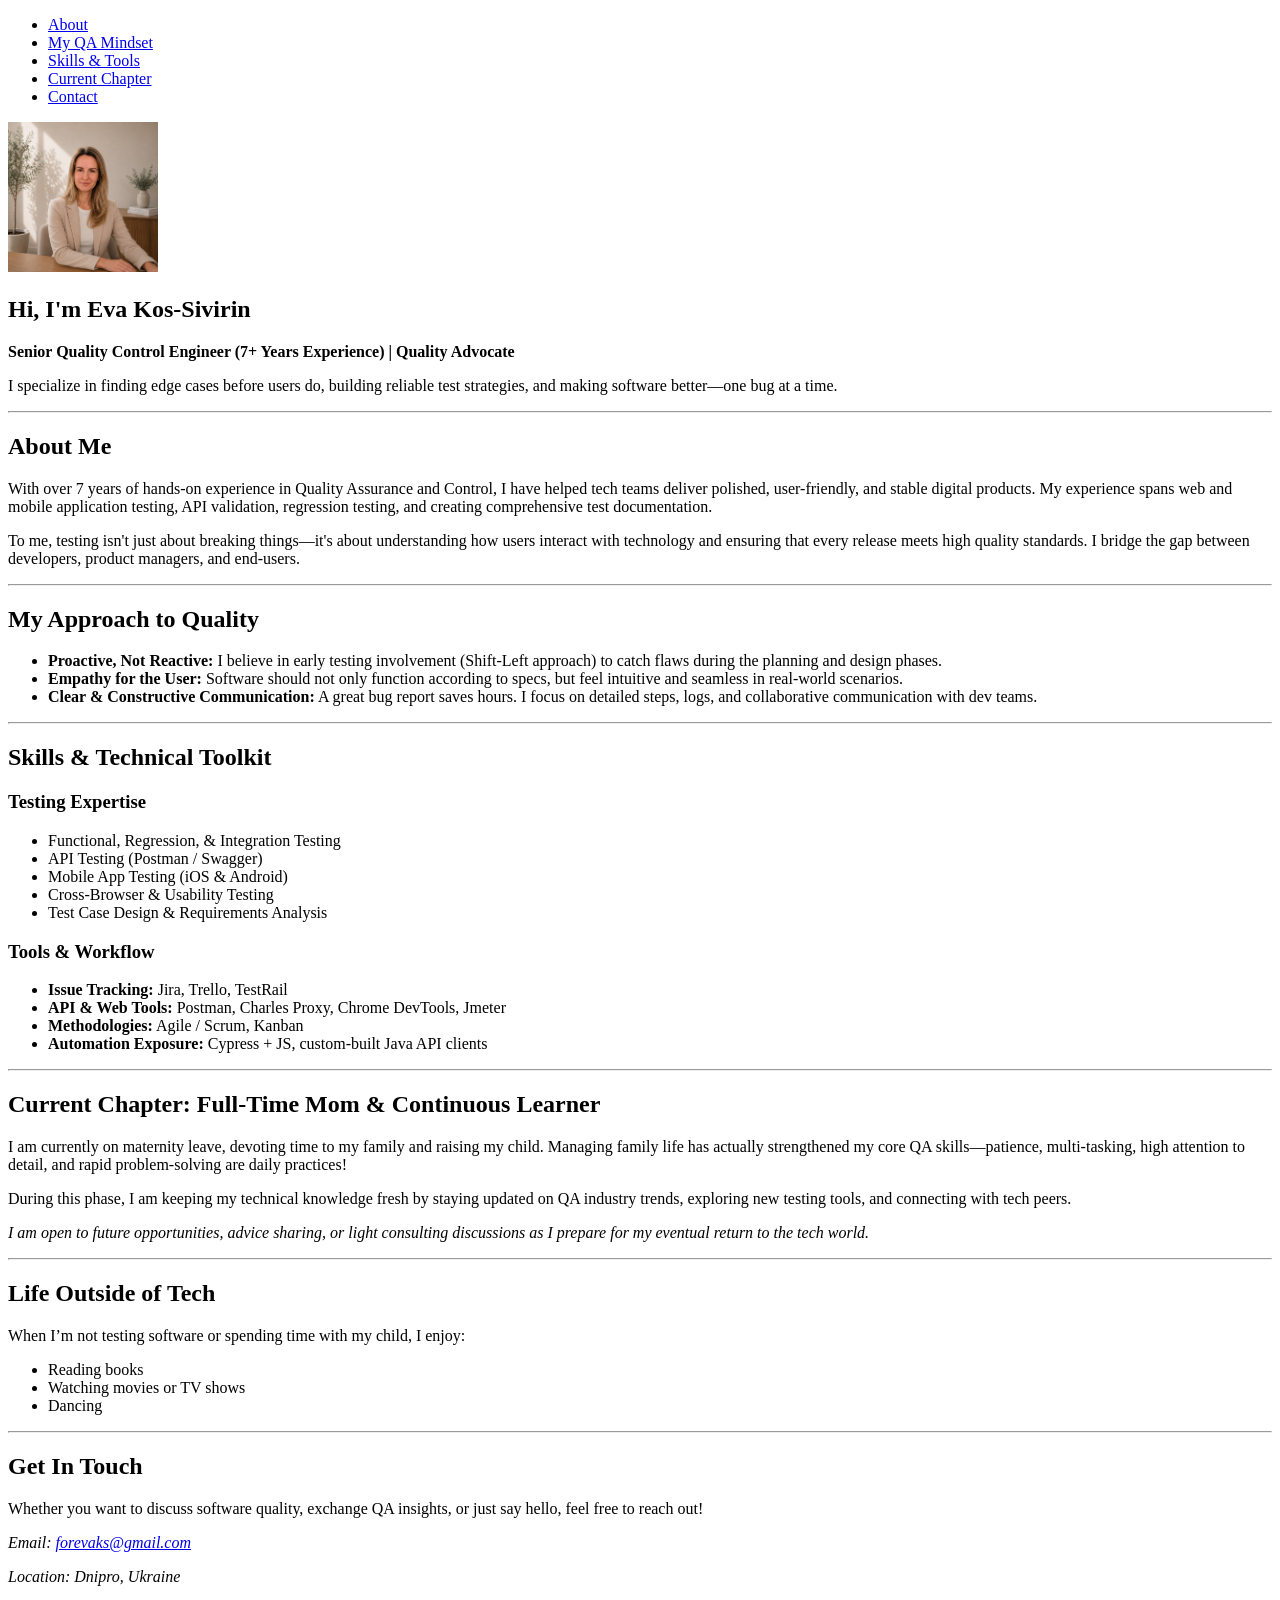
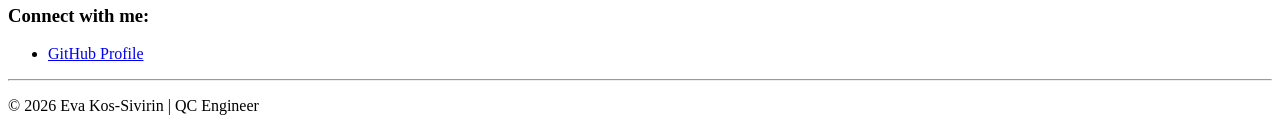
<file: index.html>
<!DOCTYPE html>
<html lang="en">
<head>
    <meta charset="UTF-8">
    <meta name="viewport" content="width=device-width, initial-scale=1.0">
    <title>About Me | Eva Kos-Sivirin - QC Engineer</title>
</head>
<body>

    <!-- Header Navigation -->
    <header>
        <nav>
            <ul>
                <li><a href="#about">About</a></li>
                <li><a href="#qa-mindset">My QA Mindset</a></li>
                <li><a href="#skills">Skills & Tools</a></li>
                <li><a href="#current-chapter">Current Chapter</a></li>
                <li><a href="#contact">Contact</a></li>
            </ul>
        </nav>
    </header>

    <main>
        <!-- Hero Section -->
        <section id="hero">
            <header>
                <img src="photo_ekossivirin.jpeg" alt="Photo of Eva Kos-Sivirin" width="150" height="150">
                <h1>Hi, I'm Eva Kos-Sivirin</h1>
                <p><strong>Senior Quality Control Engineer (7+ Years Experience) | Quality Advocate</strong></p>
            </header>
            <p>I specialize in finding edge cases before users do, building reliable test strategies, and making software better—one bug at a time.</p>
        </section>

        <hr>

        <!-- About & Career Narrative -->
        <section id="about">
            <h2>About Me</h2>
            <p>
                With over 7 years of hands-on experience in Quality Assurance and Control, I have helped tech teams deliver polished, user-friendly, and stable digital products. My experience spans web and mobile application testing, API validation, regression testing, and creating comprehensive test documentation.
            </p>
            <p>
                To me, testing isn't just about breaking things—it's about understanding how users interact with technology and ensuring that every release meets high quality standards. I bridge the gap between developers, product managers, and end-users.
            </p>
        </section>

        <hr>

        <!-- My QA Philosophy / Mindset -->
        <section id="qa-mindset">
            <h2>My Approach to Quality</h2>
            <ul>
                <li><strong>Proactive, Not Reactive:</strong> I believe in early testing involvement (Shift-Left approach) to catch flaws during the planning and design phases.</li>
                <li><strong>Empathy for the User:</strong> Software should not only function according to specs, but feel intuitive and seamless in real-world scenarios.</li>
                <li><strong>Clear & Constructive Communication:</strong> A great bug report saves hours. I focus on detailed steps, logs, and collaborative communication with dev teams.</li>
            </ul>
        </section>

        <hr>

        <!-- Skills & QC Toolkit -->
        <section id="skills">
            <h2>Skills & Technical Toolkit</h2>
            
            <h3>Testing Expertise</h3>
            <ul>
                <li>Functional, Regression, & Integration Testing</li>
                <li>API Testing (Postman / Swagger)</li>
                <li>Mobile App Testing (iOS & Android)</li>
                <li>Cross-Browser & Usability Testing</li>
                <li>Test Case Design & Requirements Analysis</li>
            </ul>

            <h3>Tools & Workflow</h3>
            <ul>
                <li><strong>Issue Tracking:</strong> Jira, Trello, TestRail</li>
                <li><strong>API & Web Tools:</strong> Postman, Charles Proxy, Chrome DevTools, Jmeter</li>
                <li><strong>Methodologies:</strong> Agile / Scrum, Kanban</li>
                <li><strong>Automation Exposure:</strong> Cypress + JS, custom-built Java API clients</li>
            </ul>
        </section>

        <hr>

        <!-- Current Chapter: Maternity & Professional Growth -->
        <section id="current-chapter">
            <h2>Current Chapter: Full-Time Mom & Continuous Learner</h2>
            <p>
                I am currently on maternity leave, devoting time to my family and raising my child. Managing family life has actually strengthened my core QA skills—patience, multi-tasking, high attention to detail, and rapid problem-solving are daily practices!
            </p>
            <p>
                During this phase, I am keeping my technical knowledge fresh by staying updated on QA industry trends, exploring new testing tools, and connecting with tech peers.
            </p>
            <p>
                <em>I am open to future opportunities, advice sharing, or light consulting discussions as I prepare for my eventual return to the tech world.</em>
            </p>
        </section>

        <hr>

        <!-- Personal Interests -->
        <section id="personal">
            <h2>Life Outside of Tech</h2>
            <p>When I’m not testing software or spending time with my child, I enjoy:</p>
            <ul>
                <li>Reading books</li>
                <li>Watching movies or TV shows</li>
                <li>Dancing</li>
            </ul>
        </section>

        <hr>

        <!-- Contact Section -->
        <section id="contact">
            <h2>Get In Touch</h2>
            <p>Whether you want to discuss software quality, exchange QA insights, or just say hello, feel free to reach out!</p>
            
            <address>
                <p>Email: <a href="mailto:forevaks@gmail.com">forevaks@gmail.com</a></p>
                <p>Location: Dnipro, Ukraine</p>
            </address>

            <h3>Connect with me:</h3>
            <ul>
                <li><a href="https://github.com/ekossivirin" target="_blank" rel="noopener noreferrer">GitHub Profile</a></li>
            </ul>
        </section>
    </main>

    <hr>

    <!-- Footer -->
    <footer>
        <p>&copy; 2026 Eva Kos-Sivirin | QC Engineer</p>
    </footer>

</body>
</html>
</file>
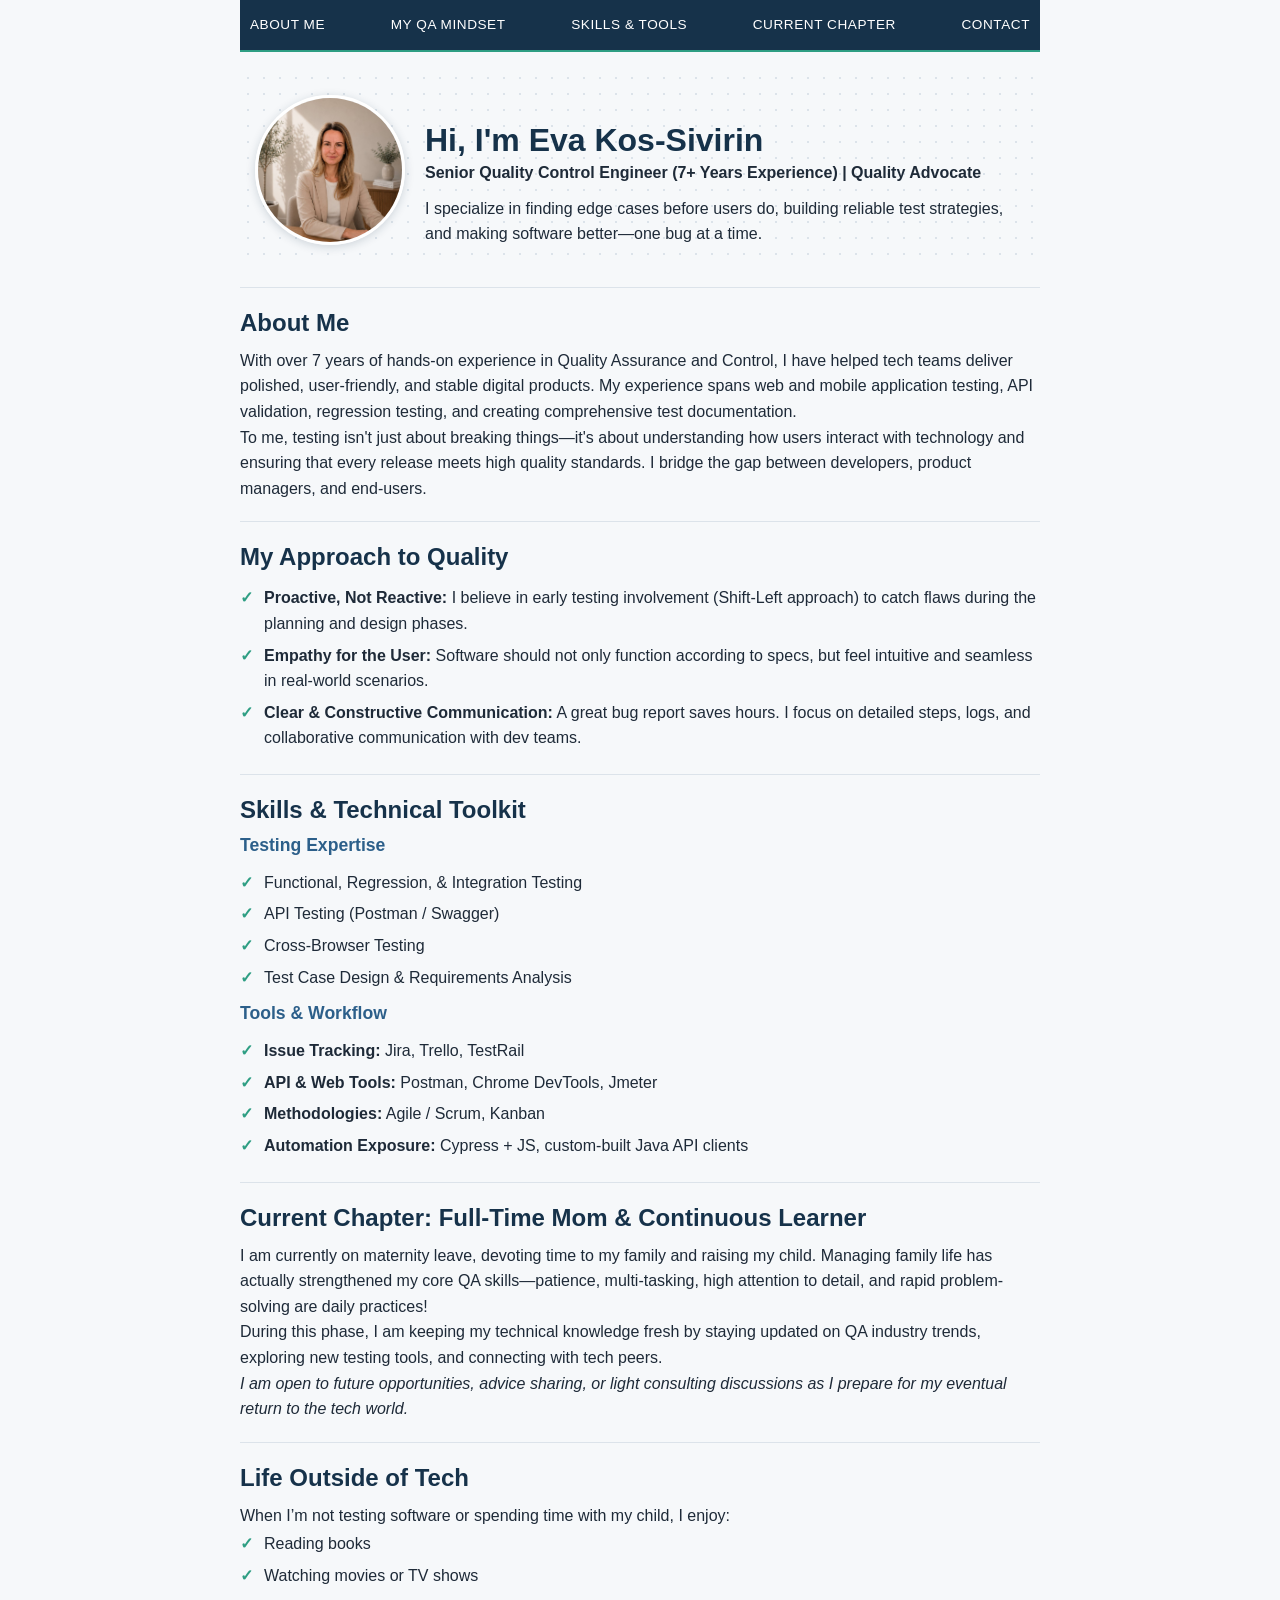
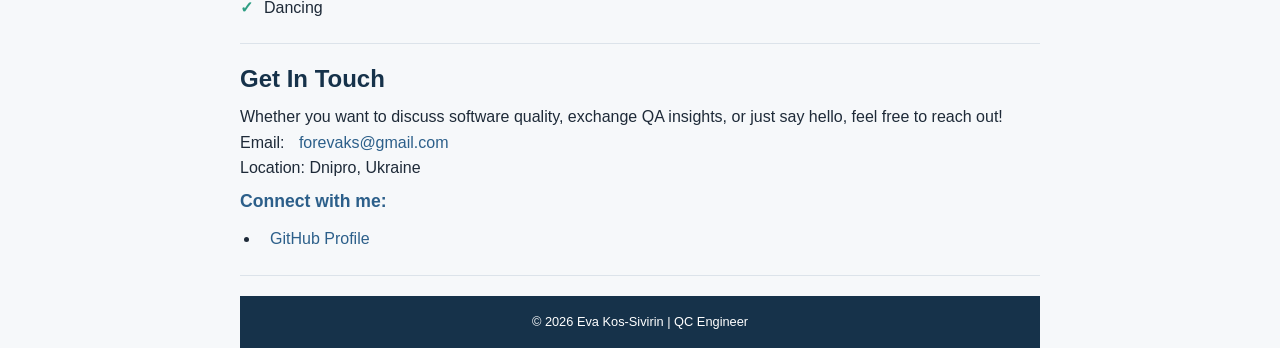
<file: HW2/index.html>
<!DOCTYPE html>
<html lang="en">

<head>
    <meta charset="UTF-8">
    <meta name="viewport" content="width=device-width, initial-scale=1.0">
    <title>About Me | Eva Kos-Sivirin - QC Engineer</title>
    <link rel="stylesheet" href="styles.css">
</head>

<body>

    <!-- Header Navigation -->
    <header>
        <nav>
            <a href="#about">About Me</a>
            <a href="#qa-mindset">My QA Mindset</a>
            <a href="#skills">Skills & Tools</a>
            <a href="#current-chapter">Current Chapter</a>
            <a href="#contact">Contact</a>
        </nav>
    </header>

    <main>
        <!-- Hero Section -->
        <section id="hero">
            <img src="../photo_ekossivirin.jpeg" alt="Photo of Eva Kos-Sivirin" width="150" height="150">
            <h1>Hi, I'm Eva Kos-Sivirin</h1>
            <p><strong>Senior Quality Control Engineer (7+ Years Experience) | Quality Advocate</strong></p>
            <p>I specialize in finding edge cases before users do, building reliable test strategies, and making
                software better—one bug at a time.</p>
        </section>

        <hr>

        <!-- About & Career Narrative -->
        <section id="about">
            <h2>About Me</h2>
            <p>
                With over 7 years of hands-on experience in Quality Assurance and Control, I have helped tech teams
                deliver polished, user-friendly, and stable digital products. My experience spans web and mobile
                application testing, API validation, regression testing, and creating comprehensive test documentation.
            </p>
            <p>
                To me, testing isn't just about breaking things—it's about understanding how users interact with
                technology and ensuring that every release meets high quality standards. I bridge the gap between
                developers, product managers, and end-users.
            </p>
        </section>

        <hr>

        <!-- My QA Philosophy / Mindset -->
        <section id="qa-mindset">
            <h2>My Approach to Quality</h2>
            <ul>
                <li><strong>Proactive, Not Reactive:</strong> I believe in early testing involvement (Shift-Left
                    approach) to catch flaws during the planning and design phases.</li>
                <li><strong>Empathy for the User:</strong> Software should not only function according to specs, but
                    feel intuitive and seamless in real-world scenarios.</li>
                <li><strong>Clear & Constructive Communication:</strong> A great bug report saves hours. I focus on
                    detailed steps, logs, and collaborative communication with dev teams.</li>
            </ul>
        </section>

        <hr>

        <!-- Skills & QC Toolkit -->
        <section id="skills">
            <h2>Skills & Technical Toolkit</h2>

            <h3>Testing Expertise</h3>
            <ul>
                <li>Functional, Regression, & Integration Testing</li>
                <li>API Testing (Postman / Swagger)</li>
                <li>Cross-Browser Testing</li>
                <li>Test Case Design & Requirements Analysis</li>
            </ul>

            <h3>Tools & Workflow</h3>
            <ul>
                <li><strong>Issue Tracking:</strong> Jira, Trello, TestRail</li>
                <li><strong>API & Web Tools:</strong> Postman, Chrome DevTools, Jmeter</li>
                <li><strong>Methodologies:</strong> Agile / Scrum, Kanban</li>
                <li><strong>Automation Exposure:</strong> Cypress + JS, custom-built Java API clients</li>
            </ul>
        </section>

        <hr>

        <!-- Current Chapter: Maternity & Professional Growth -->
        <section id="current-chapter">
            <h2>Current Chapter: Full-Time Mom & Continuous Learner</h2>
            <p>
                I am currently on maternity leave, devoting time to my family and raising my child. Managing family life
                has actually strengthened my core QA skills—patience, multi-tasking, high attention to detail, and rapid
                problem-solving are daily practices!
            </p>
            <p>
                During this phase, I am keeping my technical knowledge fresh by staying updated on QA industry trends,
                exploring new testing tools, and connecting with tech peers.
            </p>
            <p>
                <em>I am open to future opportunities, advice sharing, or light consulting discussions as I prepare for
                    my eventual return to the tech world.</em>
            </p>
        </section>

        <hr>

        <!-- Personal Interests -->
        <section id="personal">
            <h2>Life Outside of Tech</h2>
            <p>When I’m not testing software or spending time with my child, I enjoy:</p>
            <ul>
                <li>Reading books</li>
                <li>Watching movies or TV shows</li>
                <li>Dancing</li>
            </ul>
        </section>

        <hr>

        <!-- Contact Section -->
        <section id="contact">
            <h2>Get In Touch</h2>
            <p>Whether you want to discuss software quality, exchange QA insights, or just say hello, feel free to reach
                out!</p>

            <address>
                <p>Email: <a href="mailto:forevaks@gmail.com">forevaks@gmail.com</a></p>
                <p>Location: Dnipro, Ukraine</p>
            </address>

            <h3>Connect with me:</h3>
            <ul>
                <li><a href="https://github.com/ekossivirin" target="_blank" rel="noopener noreferrer">GitHub
                        Profile</a></li>
            </ul>
        </section>
    </main>

    <hr>

    <!-- Footer -->
    <footer>
        <p>&copy; 2026 Eva Kos-Sivirin | QC Engineer</p>
    </footer>

</body>

</html>
</file>
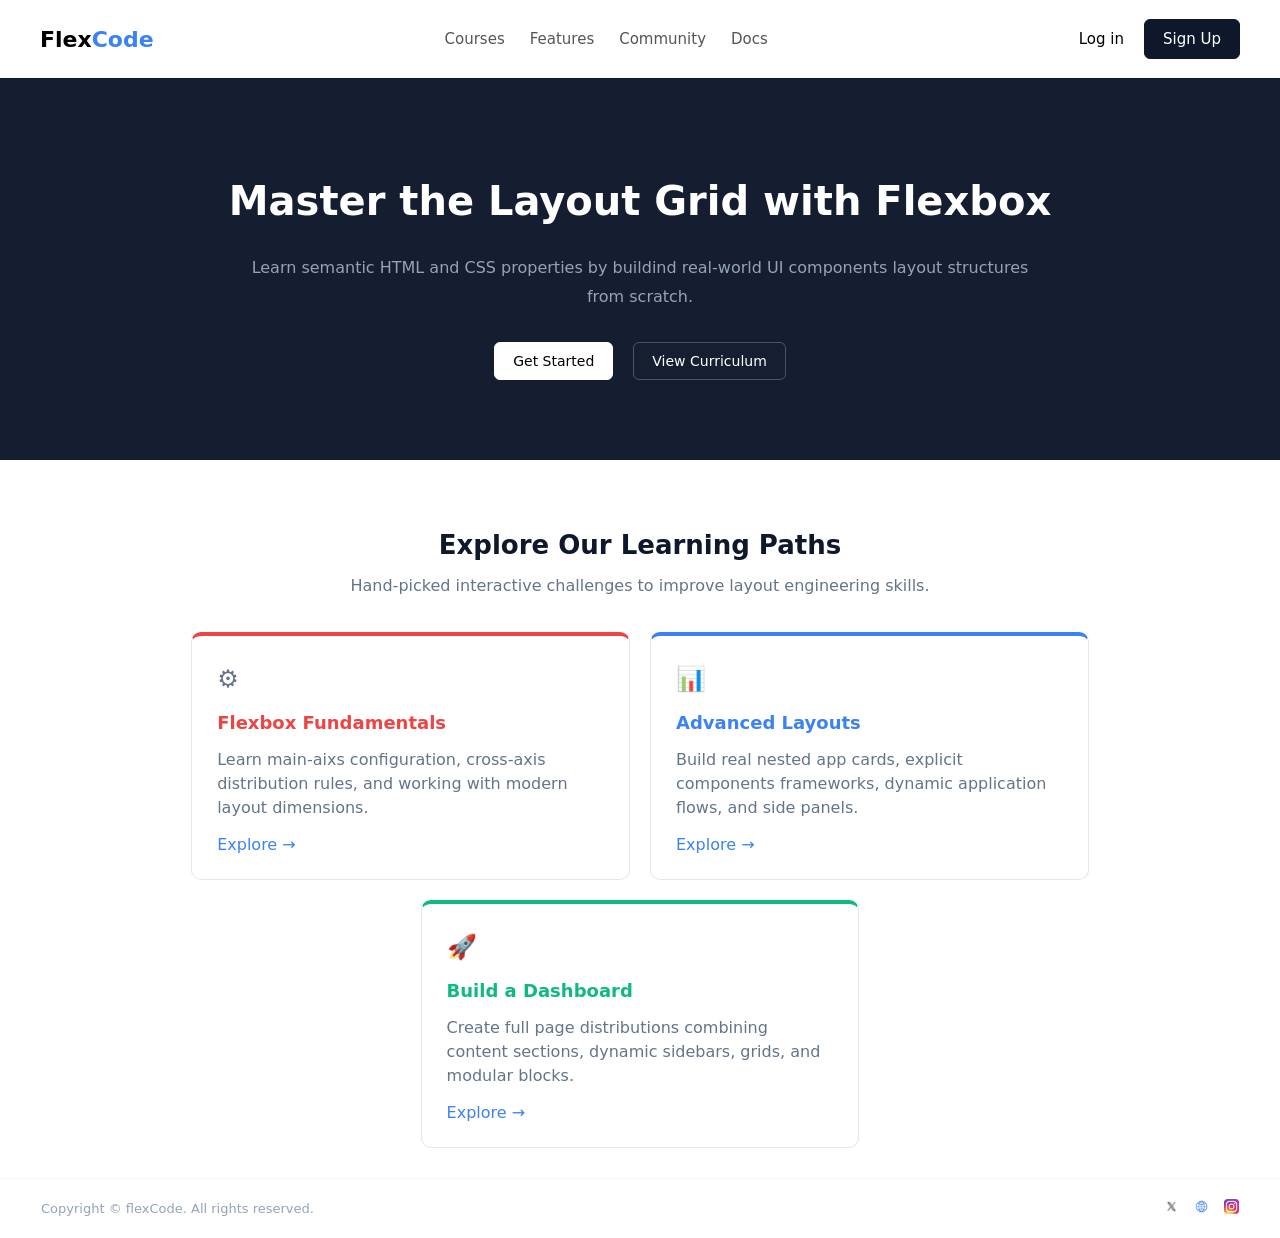
<file: hw3/index.html>
<!DOCTYPE html>
<html lang="en">
<head>
    <meta charset="UTF-8">
    <meta name="viewport" content="width=device-width, initial-scale=1.0">
    <title>FlexCode</title>
    <link rel="stylesheet" href="styles.css">
</head>
<body>
    <header>
        <h3>Flex<span>Code</span></h3>
        <nav>
            <a href="Courses">Courses</a>
            <a href="Features">Features</a>
            <a href="Community">Community</a>
            <a href="Docs">Docs</a>
        </nav>
        <section class="header-buttons">
            <button class="login-button" type="button">Log in</button>
            <button class="signup-button" type="button">Sign Up</button>
        </section>
    </header>
    <main>
        <section class="not-hero">
            <h1>Master the Layout Grid with Flexbox</h1>
            <p>Learn semantic HTML and CSS properties by buildind real-world UI components layout structures from scratch.</p>
            <section class="not-hero-buttons">
                <button class="get-started-button" type="button">Get Started</button>
                <button class="watch-video-button" type="button">View Curriculum</button>
            </section>
        </section>
        <section class="learning-paths">
            <h2>Explore Our Learning Paths</h2>
            <p>Hand-picked interactive challenges to improve layout engineering skills.</p>
            <section class="learning-paths-cards">
                <div class="learning-path-card fundamentals">
                    <p class="icon">⚙️</p>
                    <h3>Flexbox Fundamentals</h3>
                    <p>Learn main-aixs configuration, cross-axis distribution rules, and working with modern layout dimensions.</p>
                    <a href="#link">Explore →</a>
                </div>
                <div class="learning-path-card layouts">
                    <p class="icon">📊</p>
                    <h3>Advanced Layouts</h3>
                    <p>Build real nested app cards, explicit components frameworks, dynamic application flows, and side panels.</p>
                    <a href="#link">Explore →</a>
                </div>
                <div class="learning-path-card dashboard">
                    <p class="icon">🚀</p>
                    <h3>Build a Dashboard</h3>
                    <p>Create full page distributions combining content sections, dynamic sidebars, grids, and modular blocks.</p>
                    <a href="#link">Explore →</a>
                </div>
        </section>
    </main>
    <footer>
        <p>Copyright &copy; flexCode. All rights reserved.</p>
        <div class="footer-links">
            <a href="#someLink"><img src="x.jpg" alt="FlexCode on X" width="15" height="15"></a>
            <a href="#someLink"><img src="globe.jpg" alt="FlexCode on Globe" width="15" height="15"></a>
            <a href="#someLink"><img src="insta.png" alt="FlexCode on Instagram" width="15" height="15"></a>
        </div>
    </footer>
</body>
</html>
</file>
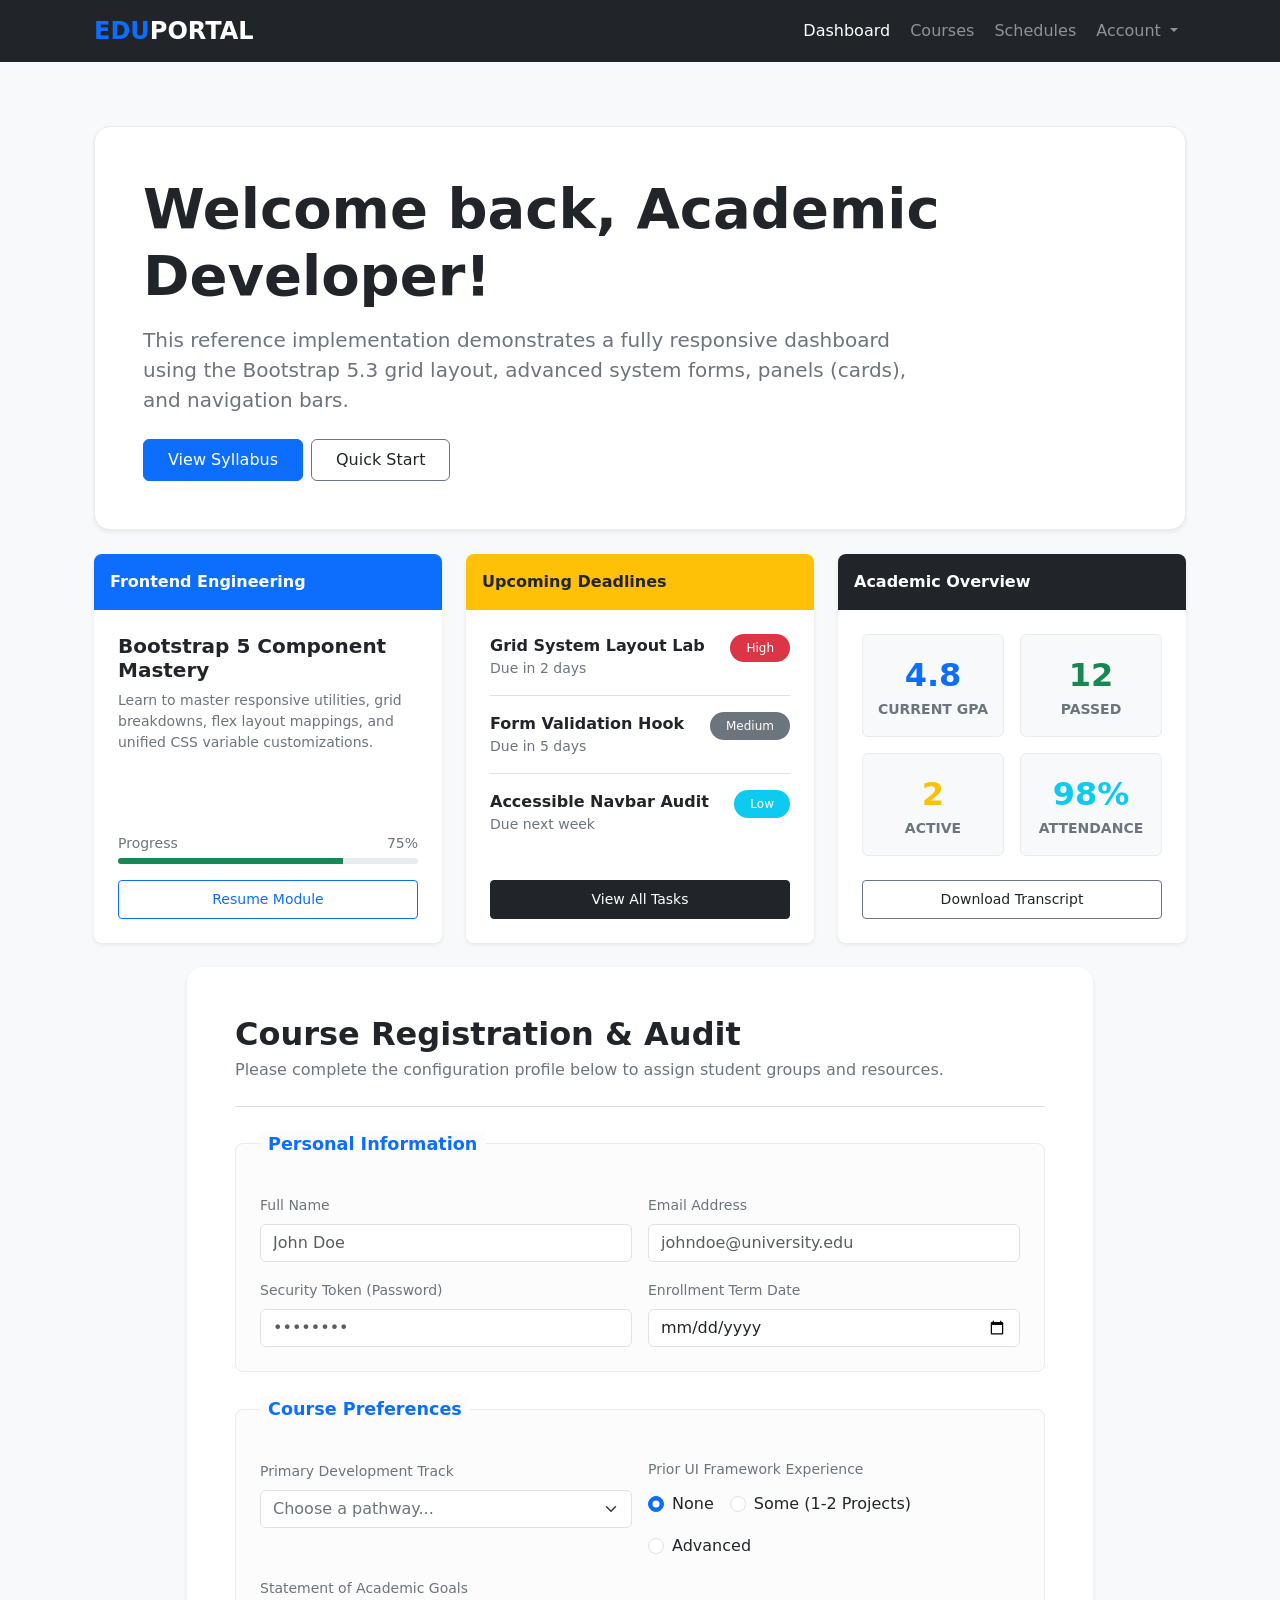
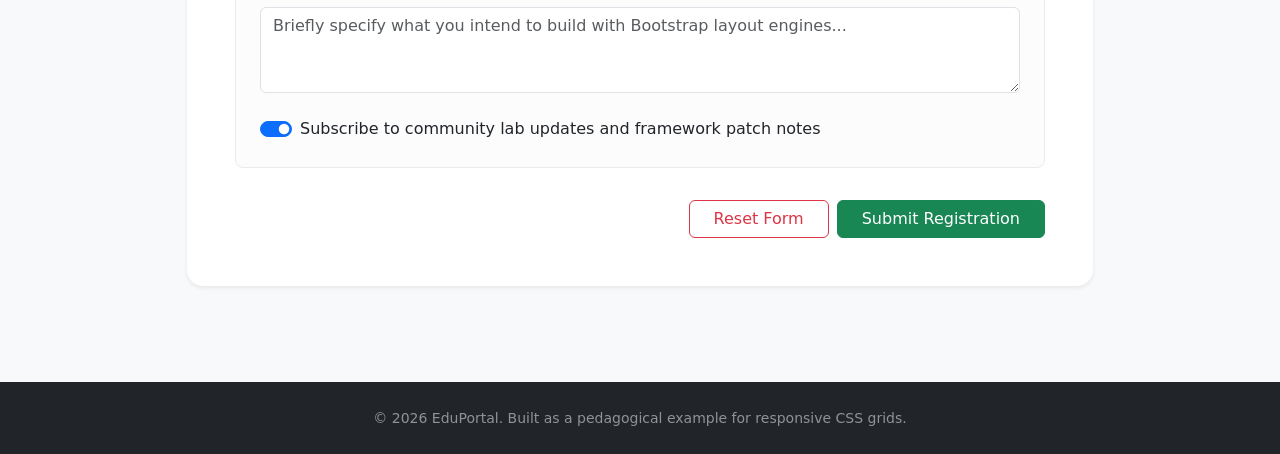
<file: hw4/index.html>
<!doctype html>
<html lang="en">

<head>
    <meta charset="UTF-8">
    <meta name="viewport" content="width=device-width, initial-scale=1">
    <title>EduPortal — Dashboard</title>
    <link href="https://cdnjs.cloudflare.com/ajax/libs/bootstrap/5.3.3/css/bootstrap.min.css" rel="stylesheet">
    <style>
        body {
            background-color: #f8f9fa;
        }

        /* Card lift hover animation */
        .hover-lift {
            transition: transform .2s ease, box-shadow .2s ease;
        }

        .hover-lift:hover {
            transform: translateY(-4px);
            box-shadow: 0 0.75rem 1.5rem rgba(0, 0, 0, .08) !important;
        }

        /* Fieldset overlay legend alignment */
        .custom-fieldset {
            border: 1px solid #e9ecef !important;
            border-radius: 0.5rem;
            padding: 1.5rem;
            background-color: #fcfcfd;
            position: relative;
        }

        .custom-fieldset legend {
            float: none;
            width: auto;
            padding: 0 0.5rem;
            margin-top: -2.3rem;
            margin-bottom: 0.75rem;
            background-color: #fcfcfd;
            font-size: 1.1rem;
            font-weight: 700;
            color: #0d6efd;
        }

        /* Stat box styling */
        .stat-box {
            background-color: #f8f9fa;
            border: 1px solid #e9ecef;
            border-radius: 0.375rem;
            padding: 1rem 0.5rem;
        }
    </style>
</head>

<body>

    <!-- NAVBAR -->
    <nav class="navbar navbar-expand-lg navbar-dark bg-dark py-2">
        <div class="container px-3 px-md-4">
            <a class="navbar-brand fs-4 fw-bold tracking-tight" href="#">
                <span class="text-primary">EDU</span><span class="text-white">PORTAL</span>
            </a>
            <button class="navbar-toggler" type="button" data-bs-toggle="collapse" data-bs-target="#mainNavbar"
                aria-controls="mainNavbar" aria-expanded="false" aria-label="Toggle navigation">
                <span class="navbar-toggler-icon"></span>
            </button>
            <div class="collapse navbar-collapse" id="mainNavbar">
                <ul class="navbar-nav ms-auto align-items-lg-center gap-lg-1">
                    <li class="nav-item"><a class="nav-link active" href="#">Dashboard</a></li>
                    <li class="nav-item"><a class="nav-link text-white-50" href="#">Courses</a></li>
                    <li class="nav-item"><a class="nav-link text-white-50" href="#">Schedules</a></li>
                    <li class="nav-item dropdown">
                        <a class="nav-link dropdown-toggle text-white-50" href="#" role="button"
                            data-bs-toggle="dropdown" aria-expanded="false">
                            Account
                        </a>
                        <ul class="dropdown-menu dropdown-menu-end">
                            <li><a class="dropdown-item" href="#">My Profile</a></li>
                            <li><a class="dropdown-item" href="#">Settings</a></li>
                            <li>
                                <hr class="dropdown-divider">
                            </li>
                            <li><a class="dropdown-item text-danger" href="#">Logout</a></li>
                        </ul>
                    </li>
                </ul>
            </div>
        </div>
    </nav>

    <!-- MAIN CONTAINER -->
    <div class="container px-3 px-md-4 pt-5 pb-4 mt-2 mt-md-3">

        <!-- HERO PANEL -->
        <div class="card border border-light-subtle shadow-sm rounded-4 p-4 p-md-5 mb-4 bg-white">
            <div class="card-body p-0">
                <h1 class="fw-bold display-4 text-dark mb-3">Welcome back, Academic Developer!</h1>
                <p class="text-secondary fs-5 mb-4 col-lg-10" style="max-width: 780px; line-height: 1.5;">
                    This reference implementation demonstrates a fully responsive dashboard using the
                    Bootstrap 5.3 grid layout, advanced system forms, panels (cards), and navigation bars.
                </p>
                <div class="d-flex flex-wrap gap-2">
                    <button class="btn btn-primary px-4 py-2">View Syllabus</button>
                    <button class="btn btn-outline-secondary px-4 py-2 text-dark">Quick Start</button>
                </div>
            </div>
        </div>

        <!-- THREE CARDS ROW -->
        <div class="row g-4 mb-4">

            <!-- Card 1: Frontend Engineering -->
            <div class="col-12 col-md-6 col-lg-4">
                <div class="card border-0 shadow-sm rounded-3 h-100 overflow-hidden hover-lift bg-white">
                    <div class="card-header bg-primary text-white fw-bold py-3 border-0">
                        Frontend Engineering
                    </div>
                    <div class="card-body d-flex flex-column p-4">
                        <h5 class="fw-bold text-dark mb-2">Bootstrap 5 Component Mastery</h5>
                        <p class="text-secondary small mb-4">
                            Learn to master responsive utilities, grid breakdowns, flex layout mappings,
                            and unified CSS variable customizations.
                        </p>
                        <div class="mt-auto">
                            <div class="d-flex justify-content-between small text-secondary mb-1">
                                <span>Progress</span>
                                <span>75%</span>
                            </div>
                            <div class="progress mb-3" style="height: 6px;">
                                <div class="progress-bar bg-success" role="progressbar" style="width: 75%"
                                    aria-valuenow="75" aria-valuemin="0" aria-valuemax="100"></div>
                            </div>
                            <button class="btn btn-outline-primary w-100 btn-sm py-2">Resume Module</button>
                        </div>
                    </div>
                </div>
            </div>

            <!-- Card 2: Upcoming Deadlines -->
            <div class="col-12 col-md-6 col-lg-4">
                <div class="card border-0 shadow-sm rounded-3 h-100 overflow-hidden hover-lift bg-white">
                    <div class="card-header bg-warning text-dark fw-bold py-3 border-0">
                        Upcoming Deadlines
                    </div>
                    <div class="card-body d-flex flex-column p-4">

                        <div class="d-flex justify-content-between align-items-start pb-3 mb-3 border-bottom">
                            <div>
                                <div class="fw-bold text-dark">Grid System Layout Lab</div>
                                <div class="text-secondary small">Due in 2 days</div>
                            </div>
                            <span class="badge rounded-pill bg-danger px-3 py-2 fw-normal">High</span>
                        </div>

                        <div class="d-flex justify-content-between align-items-start pb-3 mb-3 border-bottom">
                            <div>
                                <div class="fw-bold text-dark">Form Validation Hook</div>
                                <div class="text-secondary small">Due in 5 days</div>
                            </div>
                            <span class="badge rounded-pill bg-secondary px-3 py-2 fw-normal">Medium</span>
                        </div>

                        <div class="d-flex justify-content-between align-items-start pb-3 mb-4">
                            <div>
                                <div class="fw-bold text-dark">Accessible Navbar Audit</div>
                                <div class="text-secondary small">Due next week</div>
                            </div>
                            <span class="badge rounded-pill bg-info text-white px-3 py-2 fw-normal">Low</span>
                        </div>

                        <button class="btn btn-dark w-100 mt-auto btn-sm py-2">View All Tasks</button>
                    </div>
                </div>
            </div>

            <!-- Card 3: Academic Overview -->
            <div class="col-12 col-lg-4">
                <div class="card border-0 shadow-sm rounded-3 h-100 overflow-hidden hover-lift bg-white">
                    <div class="card-header bg-dark text-white fw-bold py-3 border-0">
                        Academic Overview
                    </div>
                    <div class="card-body d-flex flex-column p-4">
                        <div class="row g-3 mb-4 text-center">
                            <div class="col-6">
                                <div class="stat-box">
                                    <div class="fs-2 fw-bold text-primary">4.8</div>
                                    <div class="small text-secondary fw-semibold">CURRENT GPA</div>
                                </div>
                            </div>
                            <div class="col-6">
                                <div class="stat-box">
                                    <div class="fs-2 fw-bold text-success">12</div>
                                    <div class="small text-secondary fw-semibold">PASSED</div>
                                </div>
                            </div>
                            <div class="col-6">
                                <div class="stat-box">
                                    <div class="fs-2 fw-bold text-warning">2</div>
                                    <div class="small text-secondary fw-semibold">ACTIVE</div>
                                </div>
                            </div>
                            <div class="col-6">
                                <div class="stat-box">
                                    <div class="fs-2 fw-bold text-info">98%</div>
                                    <div class="small text-secondary fw-semibold">ATTENDANCE</div>
                                </div>
                            </div>
                        </div>
                        <button class="btn btn-outline-secondary w-100 mt-auto btn-sm py-2 text-dark">Download
                            Transcript</button>
                    </div>
                </div>
            </div>
        </div>

        <!-- COURSE REGISTRATION FORM -->
        <div class="row justify-content-center mb-4">
            <div class="col-12 col-xl-10">
                <div class="card border-0 shadow-sm rounded-4 p-4 p-md-5 bg-white">
                    <div class="card-body p-0">
                        <h2 class="fw-bold text-dark mb-1">Course Registration &amp; Audit</h2>
                        <p class="text-secondary mb-4">Please complete the configuration profile below to assign student
                            groups and resources.</p>
                        <hr class="text-secondary opacity-25 mb-4">

                        <form>
                            <!-- Fieldset 1: Personal Information -->
                            <fieldset class="custom-fieldset mb-4">
                                <legend>Personal Information</legend>
                                <div class="row g-3">
                                    <div class="col-12 col-md-6">
                                        <label for="fullName" class="form-label small text-secondary">Full Name</label>
                                        <input type="text" class="form-control" id="fullName" placeholder="John Doe">
                                    </div>
                                    <div class="col-12 col-md-6">
                                        <label for="email" class="form-label small text-secondary">Email Address</label>
                                        <input type="email" class="form-control" id="email"
                                            placeholder="johndoe@university.edu">
                                    </div>
                                    <div class="col-12 col-md-6">
                                        <label for="password" class="form-label small text-secondary">Security Token
                                            (Password)</label>
                                        <input type="password" class="form-control" id="password"
                                            placeholder="••••••••">
                                    </div>
                                    <div class="col-12 col-md-6">
                                        <label for="enrollDate" class="form-label small text-secondary">Enrollment Term
                                            Date</label>
                                        <input type="date" class="form-control" id="enrollDate">
                                    </div>
                                </div>
                            </fieldset>

                            <!-- Fieldset 2: Course Preferences -->
                            <fieldset class="custom-fieldset mb-4">
                                <legend>Course Preferences</legend>
                                <div class="row g-3">
                                    <div class="col-12 col-md-6">
                                        <label for="trackToggle" class="form-label small text-secondary">Primary
                                            Development Track</label>
                                        <div class="dropdown">
                                            <button
                                                class="form-select text-start d-flex justify-content-between align-items-center"
                                                type="button" id="trackToggle" data-bs-toggle="dropdown"
                                                aria-expanded="false">
                                                <span id="trackLabel" class="text-secondary">Choose a pathway...</span>
                                            </button>
                                            <ul class="dropdown-menu w-100 shadow-sm" aria-labelledby="trackToggle">
                                                <li><a class="dropdown-item text-secondary disabled" href="#"
                                                        aria-disabled="true">Choose a pathway...</a></li>
                                                <li><a class="dropdown-item" href="#">Frontend Architecture
                                                        (HTML/CSS/Bootstrap)</a></li>
                                                <li><a class="dropdown-item" href="#">Backend Engineering
                                                        (Node.js/Python)</a></li>
                                                <li><a class="dropdown-item" href="#">Full-Stack Advanced
                                                        Applications</a></li>
                                            </ul>
                                            <input type="hidden" id="track" name="track">
                                        </div>
                                    </div>
                                    <div class="col-12 col-md-6">
                                        <label class="form-label small text-secondary d-block">Prior UI Framework
                                            Experience</label>
                                        <div class="d-flex flex-wrap gap-3 pt-1">
                                            <div class="form-check">
                                                <input class="form-check-input" type="radio" name="experience"
                                                    id="expNone" checked>
                                                <label class="form-check-label text-dark" for="expNone">None</label>
                                            </div>
                                            <div class="form-check">
                                                <input class="form-check-input" type="radio" name="experience"
                                                    id="expSome">
                                                <label class="form-check-label text-dark" for="expSome">Some (1-2
                                                    Projects)</label>
                                            </div>
                                            <div class="form-check">
                                                <input class="form-check-input" type="radio" name="experience"
                                                    id="expAdvanced">
                                                <label class="form-check-label text-dark"
                                                    for="expAdvanced">Advanced</label>
                                            </div>
                                        </div>
                                    </div>
                                    <div class="col-12">
                                        <label for="goals" class="form-label small text-secondary">Statement of Academic
                                            Goals</label>
                                        <textarea class="form-control" id="goals" rows="3"
                                            placeholder="Briefly specify what you intend to build with Bootstrap layout engines..."></textarea>
                                    </div>
                                    <div class="col-12 pt-2">
                                        <div class="form-check form-switch">
                                            <input class="form-check-input" type="checkbox" role="switch" id="subscribe"
                                                checked>
                                            <label class="form-check-label text-dark" for="subscribe">Subscribe to
                                                community lab updates and framework patch notes</label>
                                        </div>
                                    </div>
                                </div>
                            </fieldset>

                            <!-- Action Buttons -->
                            <div class="d-flex flex-row justify-content-end gap-2 pt-2">
                                <button type="reset" class="btn btn-outline-danger px-4">Reset Form</button>
                                <button type="submit" class="btn btn-success px-4"
                                    style="background-color: #198754;">Submit Registration</button>
                            </div>
                        </form>
                    </div>
                </div>
            </div>
        </div>

    </div>

    <!-- FOOTER -->
    <footer class="bg-dark text-white-50 text-center py-4 mt-5 fs-6">
        <div class="container">
            <small>© 2026 EduPortal. Built as a pedagogical example for responsive CSS grids.</small>
        </div>
    </footer>

    <script src="https://cdnjs.cloudflare.com/ajax/libs/bootstrap/5.3.3/js/bootstrap.bundle.min.js"></script>
    <script>
        const form = document.querySelector('form');
        const trackLabel = document.getElementById('trackLabel');
        const hiddenTrackInput = document.getElementById('track');

        // Handle dropdown selection
        document.querySelectorAll('#trackToggle + .dropdown-menu .dropdown-item').forEach(function (item) {
            item.addEventListener('click', function (e) {
                e.preventDefault();
                if (this.classList.contains('disabled')) return;

                trackLabel.textContent = this.textContent;
                trackLabel.classList.remove('text-secondary');
                trackLabel.classList.add('text-dark');
                hiddenTrackInput.value = this.textContent;
            });
        });

        // Reset custom dropdown UI on form reset
        form.addEventListener('reset', function () {
            setTimeout(function () {
                trackLabel.textContent = 'Choose a pathway...';
                trackLabel.classList.add('text-secondary');
                trackLabel.classList.remove('text-dark');
                hiddenTrackInput.value = '';
            }, 0);
        });
    </script>
</body>

</html>
</file>
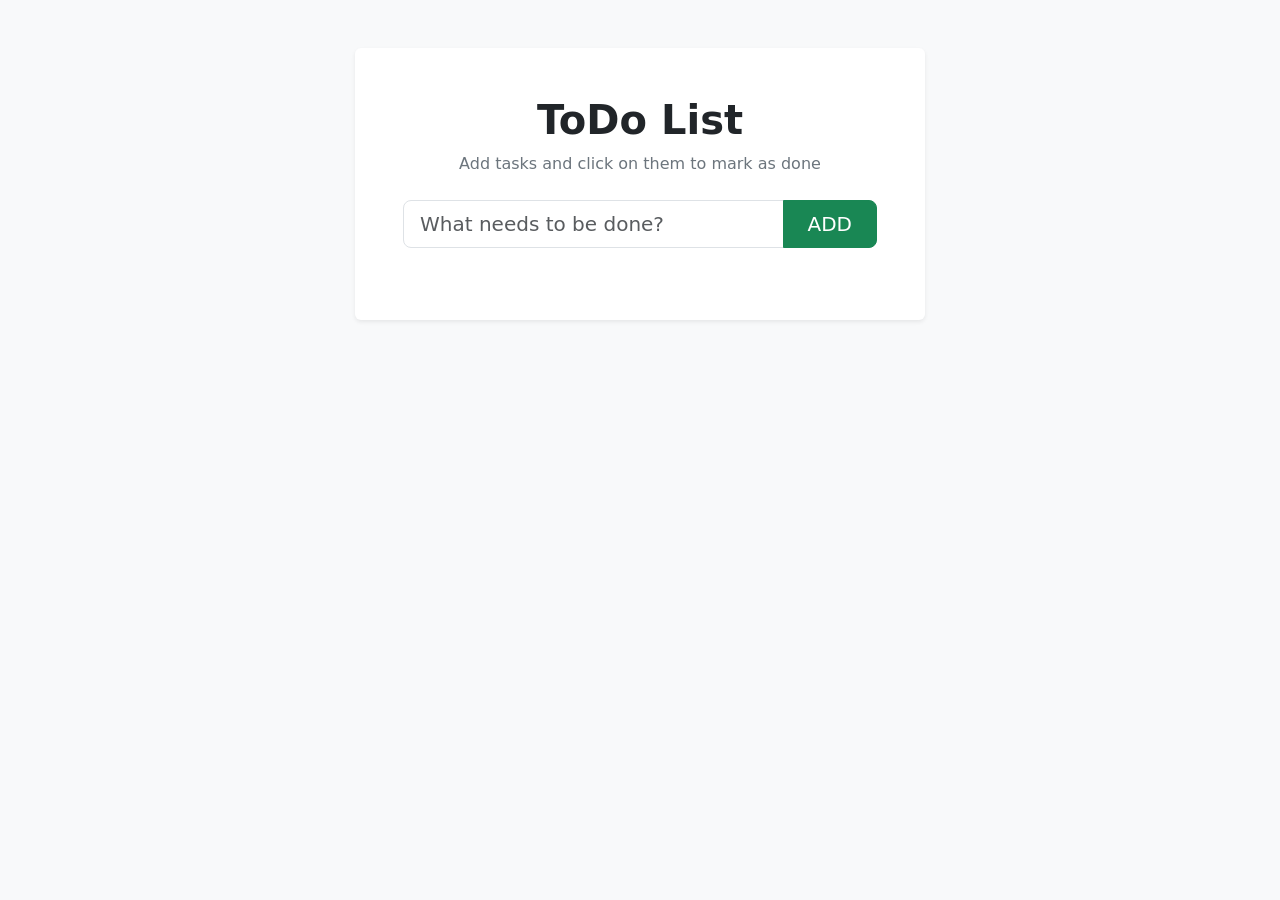
<file: hw6/index.html>
<!DOCTYPE html>
<html lang="en">

<head>
    <meta charset="UTF-8">
    <meta name="viewport" content="width=device-width, initial-scale=1.0">
    <title>ToDo List</title>
    <link href="https://cdn.jsdelivr.net/npm/bootstrap@5.3.8/dist/css/bootstrap.min.css" rel="stylesheet"
        integrity="sha384-sRIl4kxILFvY47J16cr9ZwB07vP4J8+LH7qKQnuqkuIAvNWLzeN8tE5YBujZqJLB" crossorigin="anonymous">
</head>

<body class="bg-light">
    <main class="container">
        <div class="row justify-content-center mt-5">
            <div class="col-md-8 col-lg-6 p-4 p-md-5 bg-white rounded shadow-sm" id="containerOfPage">
                <div class="text-center mb-4">
                    <h1 class="fw-bold">ToDo List</h1>
                    <p class="text-secondary">Add tasks and click on them to mark as done</p>
                </div>
                <form class="mb-4" id="form">
                    <div class="input-group input-group-lg">
                        <input type="text" class="form-control" placeholder="What needs to be done?"
                            aria-label="Item to do" aria-describedby="add-button" id="inputField">
                        <button class="btn btn-success px-4" type="submit" id="add-button">ADD</button>
                    </div>
                </form>

                <div class="list-group" id="listGroup"></div>
            </div>
        </div>
    </main>


    <script src="https://cdn.jsdelivr.net/npm/bootstrap@5.3.8/dist/js/bootstrap.bundle.min.js"
        integrity="sha384-FKyoEForCGlyvwx9Hj09JcYn3nv7wiPVlz7YYwJrWVcXK/BmnVDxM+D2scQbITxI"
        crossorigin="anonymous"></script>
    <script type="module" src="script.js"></script>
</body>

</html>
</file>
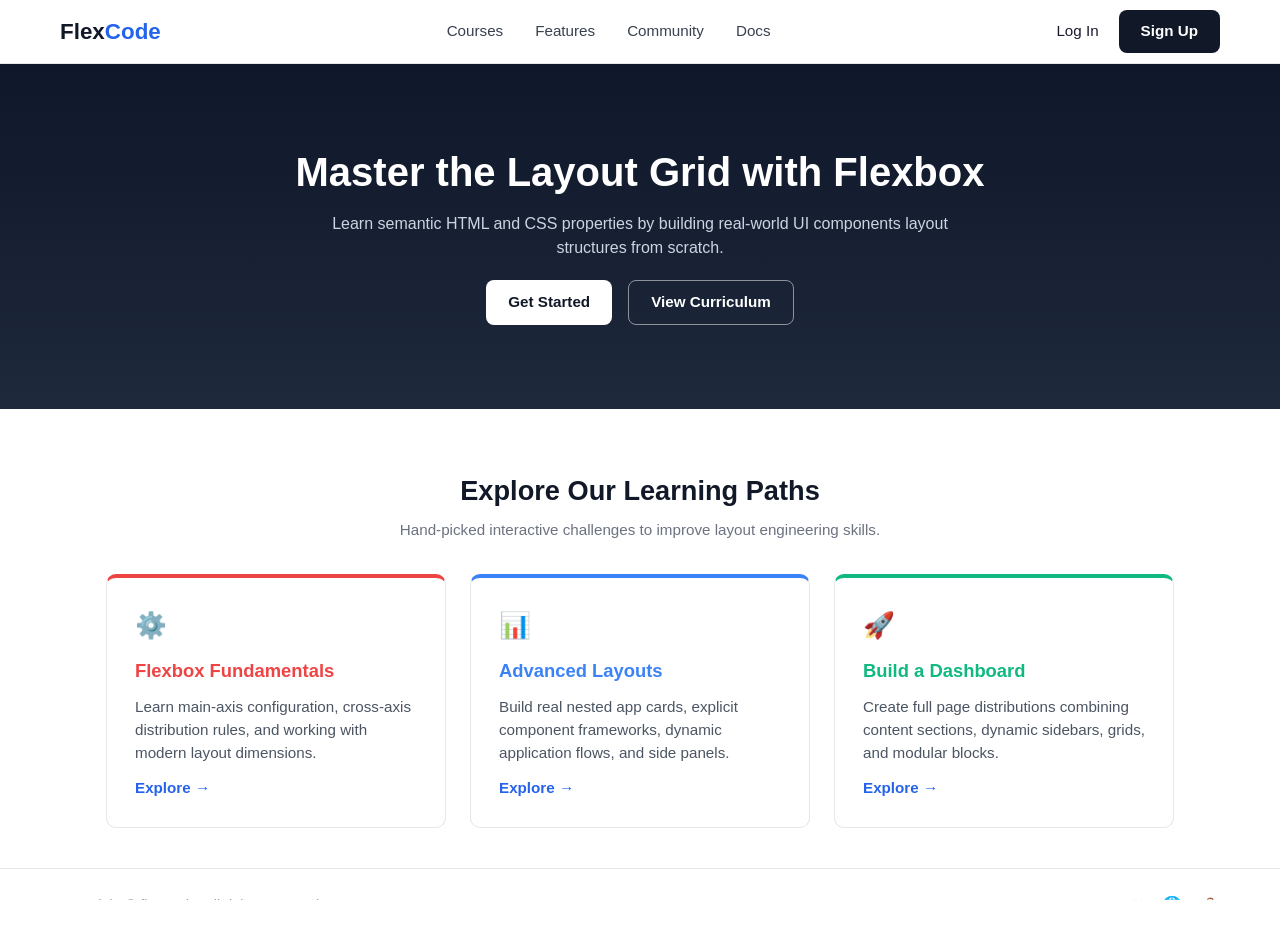
<file: hw3/ai/index.html>
<!DOCTYPE html>
<html lang="en">
<head>
  <meta charset="UTF-8">
  <meta name="viewport" content="width=device-width, initial-scale=1.0">
  <title>FlexCode - Master the Layout Grid with Flexbox</title>
  <link rel="stylesheet" href="styles.css">
</head>
<body>

  <!-- Header / Navbar -->
  <header class="navbar">
    <div class="navbar__logo">Flex<span class="navbar__logo--accent">Code</span></div>

    <nav class="navbar__links">
      <a href="#">Courses</a>
      <a href="#">Features</a>
      <a href="#">Community</a>
      <a href="#">Docs</a>
    </nav>

    <div class="navbar__actions">
      <a href="#" class="navbar__login">Log In</a>
      <a href="#" class="btn btn--primary">Sign Up</a>
    </div>
  </header>

  <!-- Hero Section -->
  <section class="hero">
    <h1 class="hero__title">Master the Layout Grid with Flexbox</h1>
    <p class="hero__subtitle">
      Learn semantic HTML and CSS properties by building real-world UI components
      layout structures from scratch.
    </p>
    <div class="hero__buttons">
      <a href="#" class="btn btn--light">Get Started</a>
      <a href="#" class="btn btn--outline">View Curriculum</a>
    </div>
  </section>

  <!-- Learning Paths Section -->
  <section class="paths">
    <h2 class="paths__title">Explore Our Learning Paths</h2>
    <p class="paths__subtitle">Hand-picked interactive challenges to improve layout engineering skills.</p>

    <div class="cards">
      <div class="card card--red">
        <div class="card__icon">⚙️</div>
        <h3 class="card__title card__title--red">Flexbox Fundamentals</h3>
        <p class="card__text">
          Learn main-axis configuration, cross-axis distribution rules, and working with
          modern layout dimensions.
        </p>
        <a href="#" class="card__link">Explore &rarr;</a>
      </div>

      <div class="card card--blue">
        <div class="card__icon">📊</div>
        <h3 class="card__title card__title--blue">Advanced Layouts</h3>
        <p class="card__text">
          Build real nested app cards, explicit component frameworks, dynamic
          application flows, and side panels.
        </p>
        <a href="#" class="card__link">Explore &rarr;</a>
      </div>

      <div class="card card--green">
        <div class="card__icon">🚀</div>
        <h3 class="card__title card__title--green">Build a Dashboard</h3>
        <p class="card__text">
          Create full page distributions combining content sections, dynamic
          sidebars, grids, and modular blocks.
        </p>
        <a href="#" class="card__link">Explore &rarr;</a>
      </div>
    </div>
  </section>

  <!-- Footer -->
  <footer class="footer">
    <p class="footer__copy">Copyright &copy; flexCode. All rights reserved.</p>
    <div class="footer__icons">
      <span>✕</span>
      <span>🌐</span>
      <span>💼</span>
    </div>
  </footer>

</body>
</html>
</file>
<file: HW2/styles.css>
/* ============================================
   Eva Kos-Sivirin — QC Engineer Portfolio
   Palette: steel blue + QA "pass" teal
   Type: Space Grotesk (display) / IBM Plex Sans (body) / IBM Plex Mono (labels)
   ============================================ */

:root {
    --bg: #F6F8FA;
    --surface: #FFFFFF;
    --text: #1E2A38;
    --text-muted: #5C6B7A;
    --primary: #2C5F8A;
    --primary-dark: #16324A;
    --accent: #2E9E83;
    --border: #DCE3EA;
}

* {
    margin: 0 auto;
    padding: 0;
    box-sizing: border-box;
    font-family: 'IBM Plex Sans', Verdana, Geneva, Tahoma, sans-serif;
}

body {
    width: 80%;
    max-width: 800px;
    background-color: var(--bg);
    color: var(--text);
    line-height: 1.6;
}

h1, h2, h3 {
    font-family: 'Space Grotesk', Verdana, sans-serif;
    color: var(--primary-dark);
    line-height: 1.25;
}

h1 {
    font-size: 2rem;
}

h2 {
    font-size: 1.5rem;
    margin-top: 10px;
    margin-bottom: 10px;
}

h3 {
    font-size: 1.1rem;
    color: var(--primary);
    margin-top: 10px;
    margin-bottom: 10px;
}

hr {
    width: 100%;
    border: none;
    border-top: 1px solid var(--border);
    margin: 20px auto;
}

a {
    text-decoration: none;
    padding: 10px;
    color: var(--primary);
    transition: color 0.15s ease;
}

a:hover,
a:focus-visible {
    color: var(--accent);
}

a:focus-visible {
    outline: 2px solid var(--accent);
    outline-offset: 2px;
}

/* ---- Nav ---- */

nav {
    position: fixed;
    top: 0;
    left: 50%;
    transform: translateX(-50%);
    width: 80%;
    max-width: 800px;
    z-index: 100;
    background-color: var(--primary-dark);
    border-bottom: 2px solid var(--accent);

    display: flex;
    justify-content: space-between;
    align-items: center;
    flex-wrap: wrap;
}

nav a {
    margin: 0;
    color: #FFFFFF;
    font-family: 'Space Grotesk', sans-serif;
    font-size: 0.85rem;
    text-transform: uppercase;
    letter-spacing: 0.04em;
    padding: 14px 10px;
    position: relative;
}

nav a:hover,
nav a:focus-visible {
    color: #FFFFFF;
}

nav a::after {
    content: "";
    position: absolute;
    left: 10px;
    right: 10px;
    bottom: 8px;
    height: 2px;
    background: var(--accent);
    transform: scaleX(0);
    transform-origin: left;
    transition: transform 0.2s ease;
}

nav a:hover::after,
nav a:focus-visible::after {
    transform: scaleX(1);
}

main {
    padding-top: 70px;
}

section {
    margin-top: 10px;
    margin-bottom: 10px;
    scroll-margin-top: 80px;
}

li {
    margin-left: 20px;
    padding: 3px 0;
}

/* checkmark bullets on the lists that read as accomplishments/traits */
#skills li,
#qa-mindset li,
#personal li {
    list-style: none;
    margin-left: 0;
    padding-left: 24px;
    position: relative;
}

#skills li::before,
#qa-mindset li::before,
#personal li::before {
    content: "✓";
    position: absolute;
    left: 0;
    color: var(--accent);
    font-weight: 700;
}

/* ---- Hero ---- */

#hero {
    margin-top: 0;
    padding: 20px 15px;
    background-image: radial-gradient(var(--border) 1px, transparent 1px);
    background-size: 16px 16px;
    background-position: top right;
    border-radius: 8px;
}

#hero h1 {
    margin-top: 30px;
}

#hero p:first-of-type {
    margin-bottom: 10px;
}

#hero img {
    float: left;
    margin-top: 5px;
    margin-right: 20px;
    margin-bottom: 10px;
    border-radius: 50%;
    border: 3px solid var(--surface);
    box-shadow: 0 2px 10px rgba(22, 50, 74, 0.18);
}

/* ---- Contact ---- */

address {
    font-style: normal;
}

/* ---- Footer ---- */

footer {
    background-color: var(--primary-dark);
    color: #FFFFFF;
    text-align: center;
    padding: 16px;
    margin-top: 20px;
    font-family: 'IBM Plex Mono', monospace;
    font-size: 0.8rem;
}

footer a {
    color: #FFFFFF;
}

/* ---- Responsive ---- */

@media (max-width: 600px) {
    body {
        width: 92%;
    }

    nav {
        width: 92%;
        justify-content: center;
        gap: 4px;
    }

    nav a {
        font-size: 0.75rem;
        padding: 10px 6px;
    }

    #hero img {
        float: none;
        display: block;
        margin: 0 auto 15px;
    }

    #hero {
        text-align: center;
    }
}

@media (prefers-reduced-motion: reduce) {
    * {
        transition: none !important;
    }
}
</file>
<file: hw3/styles.css>
* {
    font-family: system-ui, -apple-system, "Segoe UI", Roboto, "Helvetica Neue", "Noto Sans", "Liberation Sans", Arial, sans-serif, "Apple Color Emoji", "Segoe UI Emoji", "Segoe UI Symbol", "Noto Color Emoji";
    margin: 0;
}

body {
    display: flex;
    flex-direction: column;
    align-items: stretch;
    min-height: 100vh;
}

header {
    display: flex;
    justify-content: space-between;
    background-color: #ffffff;
    align-items: center;
    padding: 18px 40px;
}

header > h3 {
    font-size: 22px;
}

header > h3 > span {
    color: #3b82f6;
}

header > nav {
    display: flex;
    justify-content: center;
    align-items: center;
    flex-grow: 1;
    flex-wrap: wrap;
    gap: 25px;
}

.header-buttons {
    display: flex;
    justify-content: center;
    align-items: center;
    flex-wrap: wrap;
}

nav > a {
    text-decoration: none;
    color: #555555;
    font-size: 15px;
}

.header-buttons > button {
    font-size: 15px;
    padding: 10px 18px;
}

.login-button {
    border-style: solid;
    border-color: #ffffff;
    background-color: #ffffff;
}

.signup-button {
    border-radius: 6px;
    border-width: 1px;
    border-style: solid;
    background-color: #0f172a;
    border-color: #0f172a;
    color: #ffffff;
}

main {
    display: flex;
    flex-direction: column;
    align-items: stretch;
    flex-grow: 1;
}

.not-hero {
    display: flex;
    flex-direction: column;
    align-items: center;
    justify-content: center;
    background-color: #151e31;
    color: #94a3b8;
    align-content: center;
    gap: 30px;
    padding-top: 100px;
    padding-bottom: 80px;
}

.not-hero > h1 {
    text-align: center;
    font-size: 40px;
    color: #ffffff;
}

.not-hero > p {
    color: #94a3b8;
    text-align: center;
    font-size: 16px;
    line-height: 1.8;
    max-width: 80ch;
}

.not-hero-buttons {
    display: flex;
    justify-content: center;
    align-items: center;
    flex-wrap: wrap;
    align-content: center;
    gap: 20px;
}

.get-started-button,
.watch-video-button {
    padding: 10px 18px;
    background-color: #ffffff;
    border-radius: 6px;
    border-width: 1px;
    border-style: solid;
    font-size: 14px;
}

.get-started-button {
    background-color: #ffffff;
    border-color: #ffffff;
}

.watch-video-button {
    background-color: #151f31;
    border-color: #475569;
    color: #ffffff;
}

.learning-paths {
    display: flex;
    flex-direction: column;
    align-items: center;
    justify-content: flex-start;
    background-color: #ffffff;
    color: #94a3b8;
    flex-grow: 1;
    padding-top: 70px;
    gap: 12px;
    padding-bottom: 30px;
}

.learning-paths > h2 {
    font-size: 26px;
    color: #0f172a;
    text-align: center;
}

.learning-paths > p {
    color: #64748b;
    text-align: center;
    font-size: 16px;
    line-height: 1.8;
}

.learning-paths-cards {
    display: flex;
    justify-content: center;
    align-items: stretch;
    align-content: center;
    padding-top: 20px;
    padding-left: 60px;
    padding-right: 60px;
    gap: 20px;
    flex-wrap: wrap;
}

.learning-path-card {
    display: flex;
    flex-direction: column;
    align-items: flex-start;
    justify-content: space-evenly;
    border-radius: 10px;
    padding: 25px;
    border: 1px solid #e2e8f0;
    gap: 15px;
}

.learning-path-card > p {
    font-size: 16px;
    color: #64748b;
    line-height: 1.5;
    max-width: 38ch;
}

.learning-path-card > p.icon {
    font-size: 24px;
}

.fundamentals > h3 {
    font-size: 18px;
    color: #ef4444;
}

.layouts > h3 {
    font-size: 18px;
    color: #3b82f6;
}

.dashboard > h3 {
    font-size: 18px;
    color: #10b981;
}

.fundamentals {
    border-top-color: #ef4444;
    border-top-width: 4px;
}

.layouts {
    border-top-color: #3b82f6;
    border-top-width: 4px;
}

.dashboard {
    border-top-color: #10b981;
    border-top-width: 4px;
}

.learning-path-card > a {
    text-decoration: none;
    color: #3b82f6;
}

footer {
    display: flex;
    align-items: center;
    justify-content: space-between;
    color: #94a3b8;
    padding: 20px 40px;
    border-top: #f1f5f9;
    border-style: solid;
    border-bottom-color: #ffffff;
    border-left-color: #ffffff;
    border-right-color: #ffffff;
    border-width: 1px;
    color: #94a3b8;
    font-size: 13px;
    flex-wrap: wrap;
}

.footer-links {
    display: flex;
    gap: 15px;
    justify-content: center;
}
</file>
<file: hw3/ai/styles.css>
/* ---------- Reset & Base ---------- */
* {
  margin: 0;
  padding: 0;
  box-sizing: border-box;
}

html, body {
  width: 100%;
  height: 100%;
  overflow-x: hidden;
}

body {
  display: flex;
  flex-direction: column;
  min-height: 100vh;
  font-family: -apple-system, BlinkMacSystemFont, "Segoe UI", Roboto, Helvetica, Arial, sans-serif;
  color: #1a1a2e;
  line-height: 1.5;
}

a {
  text-decoration: none;
  color: inherit;
}

/* ---------- Navbar ---------- */
.navbar {
  display: flex;
  align-items: center;
  justify-content: space-between;
  flex-wrap: wrap;
  gap: 16px;
  padding: 10px 60px;
  border-bottom: 1px solid #e5e7eb;
}

.navbar__logo {
  font-size: 1.4rem;
  font-weight: 800;
  color: #111827;
  white-space: nowrap;
}

.navbar__logo--accent {
  color: #2563eb;
}

.navbar__links {
  display: flex;
  flex-wrap: wrap;
  gap: 32px;
  font-size: 0.95rem;
  color: #374151;
}

.navbar__links a:hover {
  color: #2563eb;
}

.navbar__actions {
  display: flex;
  align-items: center;
  gap: 20px;
  flex-wrap: wrap;
}

.navbar__login {
  font-size: 0.95rem;
  color: #1a1a2e;
  white-space: nowrap;
}

/* ---------- Buttons (shared) ---------- */
.btn {
  display: inline-flex;
  align-items: center;
  justify-content: center;
  padding: 10px 22px;
  border-radius: 8px;
  font-size: 0.95rem;
  font-weight: 600;
  white-space: nowrap;
  transition: opacity 0.2s ease;
}

.btn:hover {
  opacity: 0.85;
}

.btn--primary {
  background-color: #111827;
  color: #ffffff;
}

.btn--light {
  background-color: #ffffff;
  color: #111827;
}

.btn--outline {
  background-color: transparent;
  color: #ffffff;
  border: 1px solid rgba(255, 255, 255, 0.5);
}

/* ---------- Hero ---------- */
.hero {
  display: flex;
  flex-direction: column;
  align-items: center;
  text-align: center;
  gap: 16px;
  padding: 84px 20px;
  background: linear-gradient(180deg, #0f172a 0%, #1e293b 100%);
}

.hero__title {
  color: #ffffff;
  font-size: 2.5rem;
  font-weight: 800;
  max-width: 800px;
  line-height: 1.2;
}

.hero__subtitle {
  color: #cbd5e1;
  font-size: 1rem;
  max-width: 620px;
}

.hero__buttons {
  display: flex;
  flex-wrap: wrap;
  justify-content: center;
  gap: 16px;
  margin-top: 4px;
}

/* ---------- Learning Paths ---------- */
.paths {
  display: flex;
  flex-direction: column;
  align-items: center;
  text-align: center;
  padding: 62px 40px 40px;
  gap: 8px;
}

.paths__title {
  font-size: 1.7rem;
  font-weight: 800;
  color: #111827;
}

.paths__subtitle {
  color: #6b7280;
  font-size: 0.95rem;
  margin-bottom: 24px;
}

.cards {
  display: flex;
  flex-wrap: wrap;
  justify-content: center;
  gap: 24px;
  width: 100%;
  max-width: 1100px;
}

.card {
  flex: 1 1 300px;
  max-width: 340px;
  display: flex;
  flex-direction: column;
  align-items: flex-start;
  text-align: left;
  background-color: #ffffff;
  border: 1px solid #e5e7eb;
  border-top: 4px solid transparent;
  border-radius: 10px;
  padding: 28px;
  gap: 12px;
}

.card--red {
  border-top-color: #ef4444;
}

.card--blue {
  border-top-color: #3b82f6;
}

.card--green {
  border-top-color: #10b981;
}

.card__icon {
  font-size: 1.6rem;
}

.card__title {
  font-size: 1.15rem;
  font-weight: 700;
}

.card__title--red {
  color: #ef4444;
}

.card__title--blue {
  color: #3b82f6;
}

.card__title--green {
  color: #10b981;
}

.card__text {
  color: #4b5563;
  font-size: 0.95rem;
  flex-grow: 1;
}

.card__link {
  color: #2563eb;
  font-weight: 600;
  font-size: 0.95rem;
}

.card__link:hover {
  text-decoration: underline;
}

/* ---------- Footer ---------- */
.footer {
  display: flex;
  align-items: center;
  justify-content: space-between;
  flex-wrap: wrap;
  gap: 16px;
  width: 100%;
  margin-top: auto;
  padding: 24px 60px;
  border-top: 1px solid #e5e7eb;
}

.footer__copy {
  color: #9ca3af;
  font-size: 0.9rem;
}

.footer__icons {
  display: flex;
  gap: 18px;
  color: #9ca3af;
}

/* ---------- Responsive: Tablet ---------- */
@media (max-width: 900px) {
  .navbar {
    padding: 12px 32px;
  }

  .hero {
    padding: 36px 20px;
  }

  .hero__title {
    font-size: 2.1rem;
  }

  .paths {
    padding: 32px 24px;
  }

  .card {
    flex: 1 1 260px;
  }
}

/* ---------- Responsive: Mobile ---------- */
@media (max-width: 600px) {
  .navbar {
    flex-direction: column;
    align-items: flex-start;
    padding: 16px 20px;
  }

  .navbar__links {
    gap: 16px;
    order: 3;
  }

  .navbar__actions {
    order: 2;
  }

  .hero__title {
    font-size: 1.6rem;
  }

  .hero__subtitle {
    font-size: 0.95rem;
  }

  .btn--outline {
    color: #ffffff;
  }

  .paths__title {
    font-size: 1.5rem;
  }

  .cards {
    flex-direction: column;
    align-items: stretch;
  }

  .card {
    max-width: 100%;
  }

  .footer {
    flex-direction: column;
    align-items: flex-start;
    padding: 20px;
    gap: 12px;
  }

  .footer__icons {
    align-self: flex-start;
  }
}
</file>
